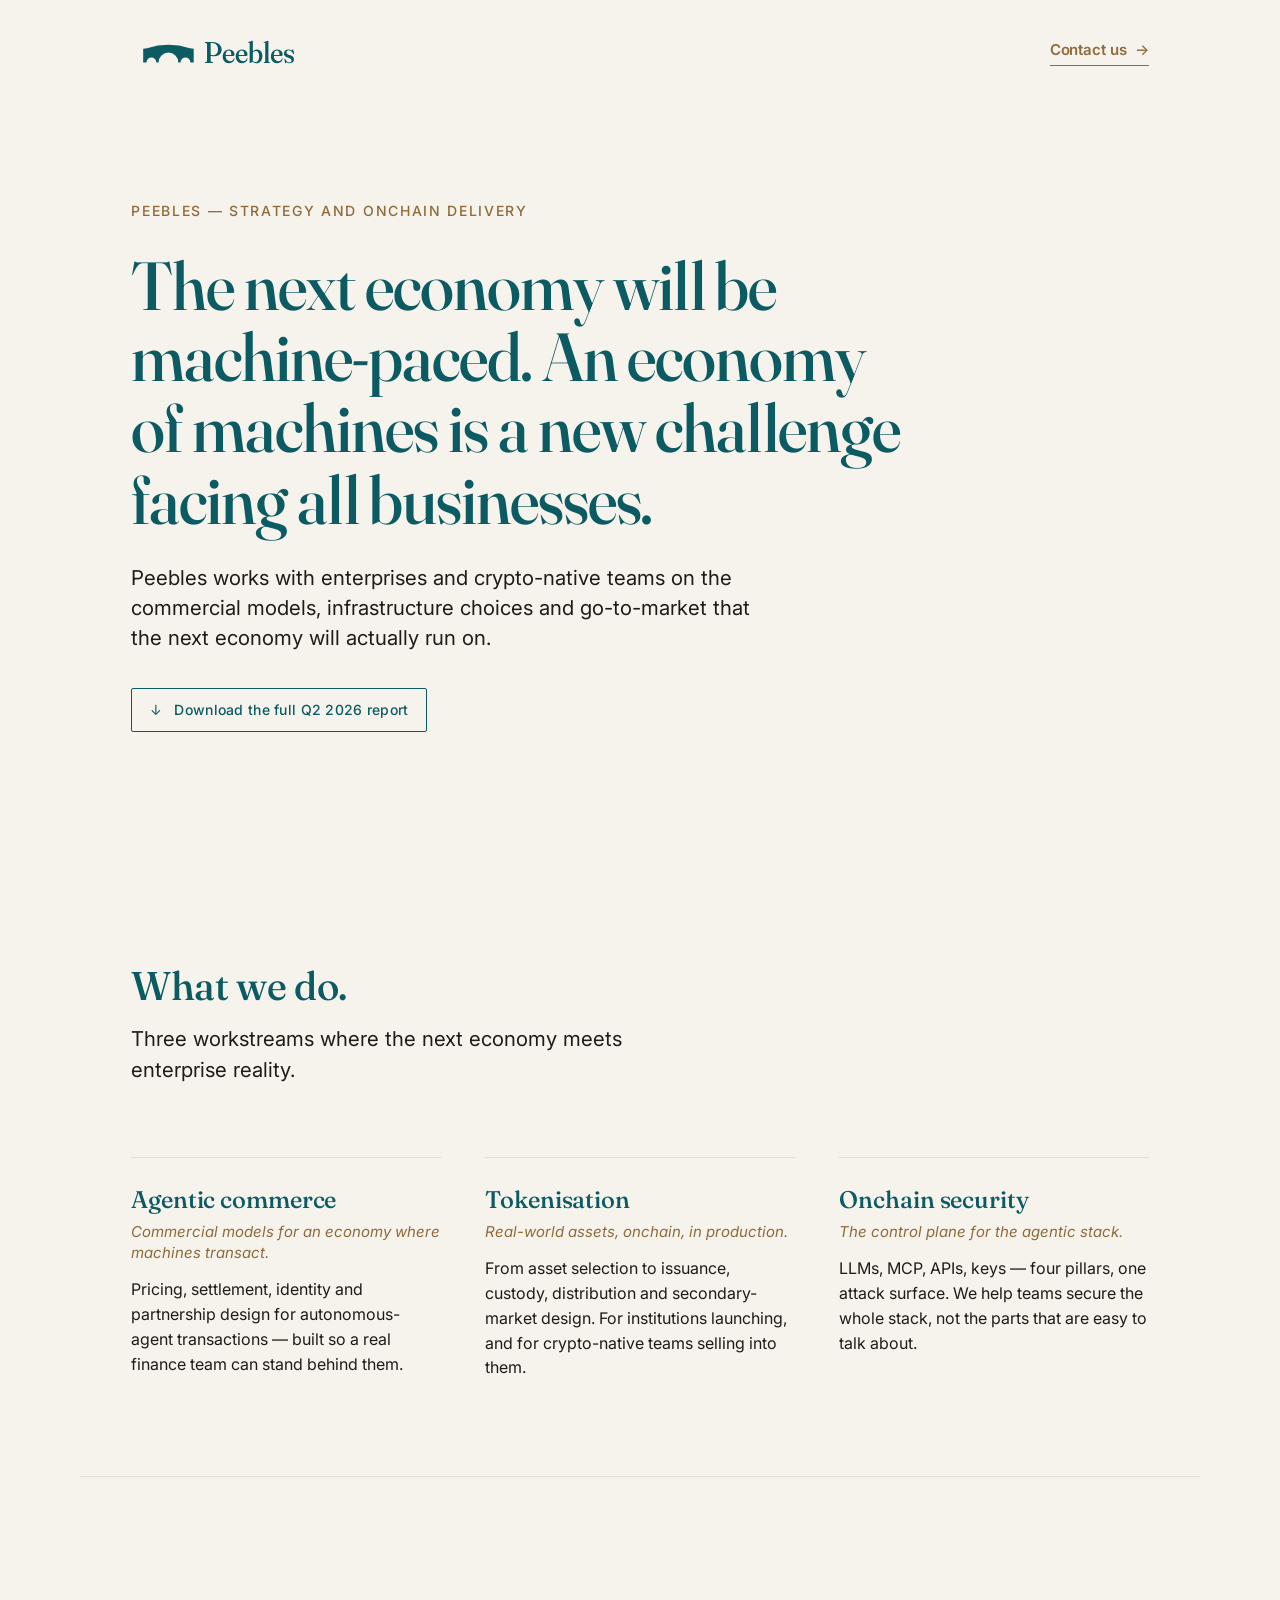
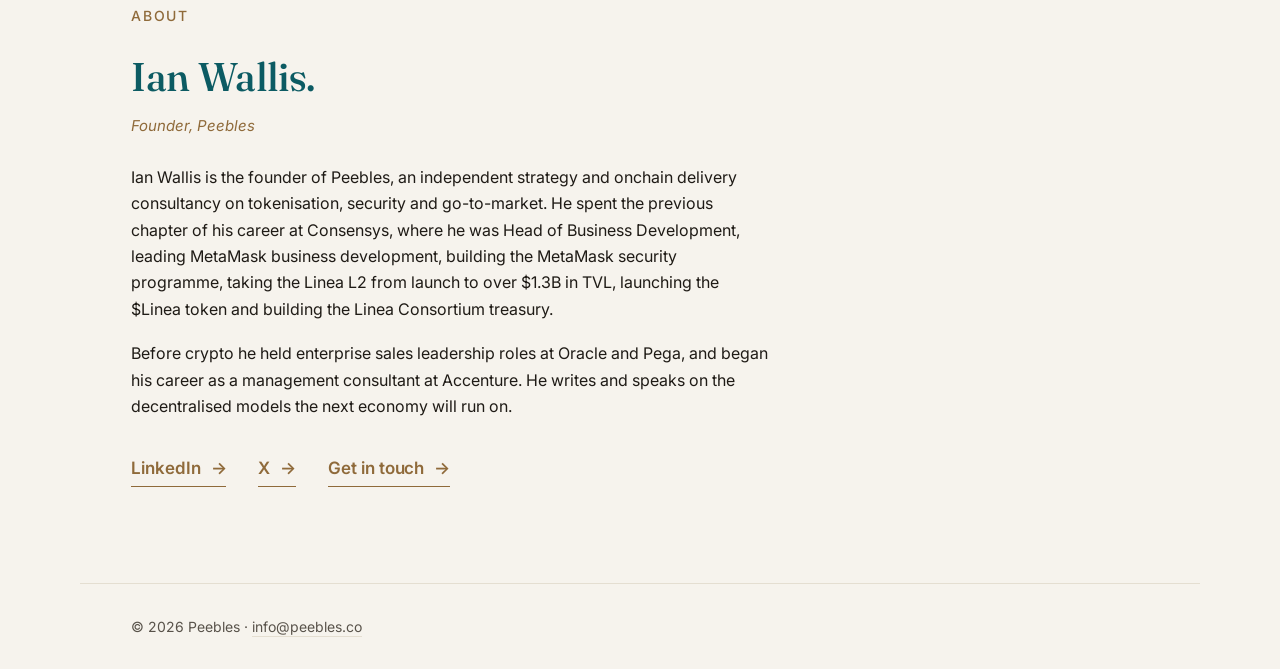
<file: index.html>
<!doctype html>
<html lang="en-GB">
<head>
  <meta charset="utf-8" />
  <meta name="viewport" content="width=device-width, initial-scale=1" />
  <title>Peebles — Strategy and onchain delivery</title>
  <meta name="description" content="Peebles works with enterprises and crypto-native teams on the commercial models, infrastructure choices and go-to-market the next economy will actually run on." />

  <!-- Fraunces (display) + Inter (body). Loaded from Google Fonts CDN. -->
  <link rel="preconnect" href="https://fonts.googleapis.com">
  <link rel="preconnect" href="https://fonts.gstatic.com" crossorigin>
  <link href="https://fonts.googleapis.com/css2?family=Fraunces:opsz,wght@9..144,400;9..144,500;9..144,600&family=Inter:wght@400;500;600&display=swap" rel="stylesheet">

  <link rel="stylesheet" href="styles.css" />

  <!-- Canonical & social -->
  <link rel="canonical" href="https://peebles.co/" />
  <meta property="og:type" content="website" />
  <meta property="og:site_name" content="Peebles" />
  <meta property="og:title" content="Peebles — Strategy and onchain delivery" />
  <meta property="og:description" content="Peebles works with enterprises and crypto-native teams on the commercial models, infrastructure choices and go-to-market the next economy will actually run on." />
  <meta property="og:url" content="https://peebles.co/" />
  <meta property="og:image" content="https://peebles.co/assets/lockup.svg" />
  <meta property="og:locale" content="en_GB" />
  <meta name="twitter:card" content="summary_large_image" />
  <meta name="twitter:site" content="@wallisi" />
  <meta name="twitter:creator" content="@wallisi" />
  <meta name="twitter:title" content="Peebles — Strategy and onchain delivery" />
  <meta name="twitter:description" content="Peebles works with enterprises and crypto-native teams on the commercial models, infrastructure choices and go-to-market the next economy will actually run on." />
  <meta name="twitter:image" content="https://peebles.co/assets/lockup.svg" />

  <!-- Structured data: Organization, Person, WebSite -->
  <script type="application/ld+json">
  {
    "@context": "https://schema.org",
    "@graph": [
      {
        "@type": "Organization",
        "@id": "https://peebles.co/#organization",
        "name": "Peebles",
        "alternateName": "Public Enterprise Ethereum Blockchain Launch and Expansion Services",
        "url": "https://peebles.co/",
        "logo": "https://peebles.co/assets/lockup.svg",
        "image": "https://peebles.co/assets/lockup.svg",
        "description": "Independent strategy and onchain delivery consultancy on tokenisation, security and go-to-market.",
        "founder": { "@id": "https://peebles.co/#ian-wallis" },
        "foundingDate": "2026",
        "email": "info@peebles.co",
        "address": {
          "@type": "PostalAddress",
          "addressCountry": "GB",
          "addressRegion": "Scotland"
        },
        "areaServed": "Worldwide",
        "knowsAbout": [
          "Tokenisation",
          "Onchain security",
          "Agentic commerce",
          "Stablecoins",
          "Go-to-market strategy",
          "Real-world assets",
          "DeFi",
          "Layer 2 scaling"
        ],
        "sameAs": [
          "https://www.linkedin.com/in/iwallis/",
          "https://x.com/wallisi"
        ]
      },
      {
        "@type": "Person",
        "@id": "https://peebles.co/#ian-wallis",
        "name": "Ian Wallis",
        "jobTitle": "Founder",
        "description": "Founder of Peebles, an independent strategy and onchain delivery consultancy on tokenisation, security and go-to-market. Previously Head of Business Development at Consensys, where he led MetaMask business development, built the MetaMask security programme, took Linea L2 from launch to over $1.3B in TVL, launched the $Linea token and built the Linea Consortium treasury. Earlier enterprise sales leadership roles at Oracle and Pega, beginning his career at Accenture.",
        "worksFor": { "@id": "https://peebles.co/#organization" },
        "alumniOf": [
          { "@type": "Organization", "name": "Consensys" },
          { "@type": "Organization", "name": "MetaMask" },
          { "@type": "Organization", "name": "Linea" },
          { "@type": "Organization", "name": "Oracle" },
          { "@type": "Organization", "name": "Pega" },
          { "@type": "Organization", "name": "Accenture" }
        ],
        "knowsAbout": [
          "Tokenisation",
          "Onchain security",
          "Stablecoins",
          "Agentic commerce",
          "Enterprise blockchain adoption",
          "Go-to-market strategy"
        ],
        "address": {
          "@type": "PostalAddress",
          "addressLocality": "Edinburgh",
          "addressCountry": "GB",
          "addressRegion": "Scotland"
        },
        "sameAs": [
          "https://www.linkedin.com/in/iwallis/",
          "https://x.com/wallisi"
        ]
      },
      {
        "@type": "WebSite",
        "@id": "https://peebles.co/#website",
        "url": "https://peebles.co/",
        "name": "Peebles",
        "publisher": { "@id": "https://peebles.co/#organization" },
        "inLanguage": "en-GB"
      }
    ]
  }
  </script>
</head>
<body>

  <!-- =============== TOP MARK =============== -->
  <header class="mast" aria-label="Peebles">
    <a href="index.html" class="mast__lockup" aria-label="Peebles — home">
      <img src="assets/lockup.svg" alt="Peebles" width="173" height="40" />
    </a>
    <a class="mast__cta" href="mailto:info@peebles.co?subject=Hello%20Peebles">
      Contact us
      <span class="cta__chev" aria-hidden="true">→</span>
    </a>
  </header>

  <!-- =============== HERO (Variant B) =============== -->
  <main>
    <section class="hero" aria-labelledby="hero-headline">
      <div class="hero__inner">
        <p class="eyebrow">Peebles — strategy and onchain delivery</p>

        <h1 id="hero-headline" class="headline">
          The next economy will be machine-paced.
          An economy of machines is a new challenge facing all businesses.
        </h1>

        <p class="supporting">
          Peebles works with enterprises and crypto-native teams on the
          commercial models, infrastructure choices and go-to-market that
          the next economy will actually run on.
        <p class="summary__downloads">
        <a class="summary__download" href="https://tally.so/r/ODg8zY">
        <span class="dl-icon" aria-hidden="true">↓</span>
          Download the full Q2 2026 report
        </a>
        </p>
      </div>
    </section>

    <!-- =============== SCROLL ONE — WHAT WE DO =============== -->
    <section class="services" aria-labelledby="services-title">
      <div class="services__intro">
        <h2 id="services-title" class="section-title">What we do.</h2>
        <p class="section-lede">
          Three workstreams where the next economy meets enterprise reality.
        </p>
      </div>

      <div class="services__grid">
        <article class="service">
          <h3 class="service__name">Agentic commerce</h3>
          <p class="service__promise">Commercial models for an economy where machines transact.</p>
          <p class="service__body">
            Pricing, settlement, identity and partnership design for
            autonomous-agent transactions — built so a real finance team
            can stand behind them.
          </p>
        </article>

        <article class="service">
          <h3 class="service__name">Tokenisation</h3>
          <p class="service__promise">Real-world assets, onchain, in production.</p>
          <p class="service__body">
            From asset selection to issuance, custody, distribution and
            secondary-market design. For institutions launching, and for
            crypto-native teams selling into them.
          </p>
        </article>

        <article class="service">
          <h3 class="service__name">Onchain security</h3>
          <p class="service__promise">The control plane for the agentic stack.</p>
          <p class="service__body">
            LLMs, MCP, APIs, keys — four pillars, one attack surface.
            We help teams secure the whole stack, not the parts that are
            easy to talk about.
          </p>
        </article>
      </div>
    </section>

    <!-- =============== ABOUT IAN WALLIS =============== -->
    <section class="about" aria-labelledby="about-title" id="about">
      <div class="about__inner">
        <p class="eyebrow">About</p>
        <h2 id="about-title" class="section-title">Ian Wallis.</h2>
        <p class="about__role">Founder, Peebles</p>

        <div class="about__bio">
          <p>
            Ian Wallis is the founder of Peebles, an independent strategy
            and onchain delivery consultancy on tokenisation, security and
            go-to-market. He spent the previous chapter of his career at
            Consensys, where he was Head of Business Development, leading
            MetaMask business development, building the MetaMask security
            programme, taking the Linea L2 from launch to over $1.3B in TVL,
            launching the $Linea token and building the Linea Consortium
            treasury.
          </p>
          <p>
            Before crypto he held enterprise sales leadership roles at
            Oracle and Pega, and began his career as a management consultant
            at Accenture. He writes and speaks on the decentralised models
            the next economy will run on.
          </p>
        </div>

        <ul class="about__links" aria-label="Ian Wallis on social platforms">
          <li>
            <a class="cta" href="https://www.linkedin.com/in/iwallis/" rel="noopener me" target="_blank">
              LinkedIn
              <span class="cta__chev" aria-hidden="true">→</span>
            </a>
          </li>
          <li>
            <a class="cta" href="https://x.com/wallisi" rel="noopener me" target="_blank">
              X
              <span class="cta__chev" aria-hidden="true">→</span>
            </a>
          </li>
          <li>
            <a class="cta" href="mailto:info@peebles.co?subject=Working%20with%20Peebles">
              Get in touch
              <span class="cta__chev" aria-hidden="true">→</span>
            </a>
          </li>
        </ul>
      </div>
    </section>
  </main>

  <footer class="foot">
    <p>© 2026 Peebles · <a href="mailto:info@peebles.co">info@peebles.co</a></p>
  </footer>

</body>
</html>
</file>
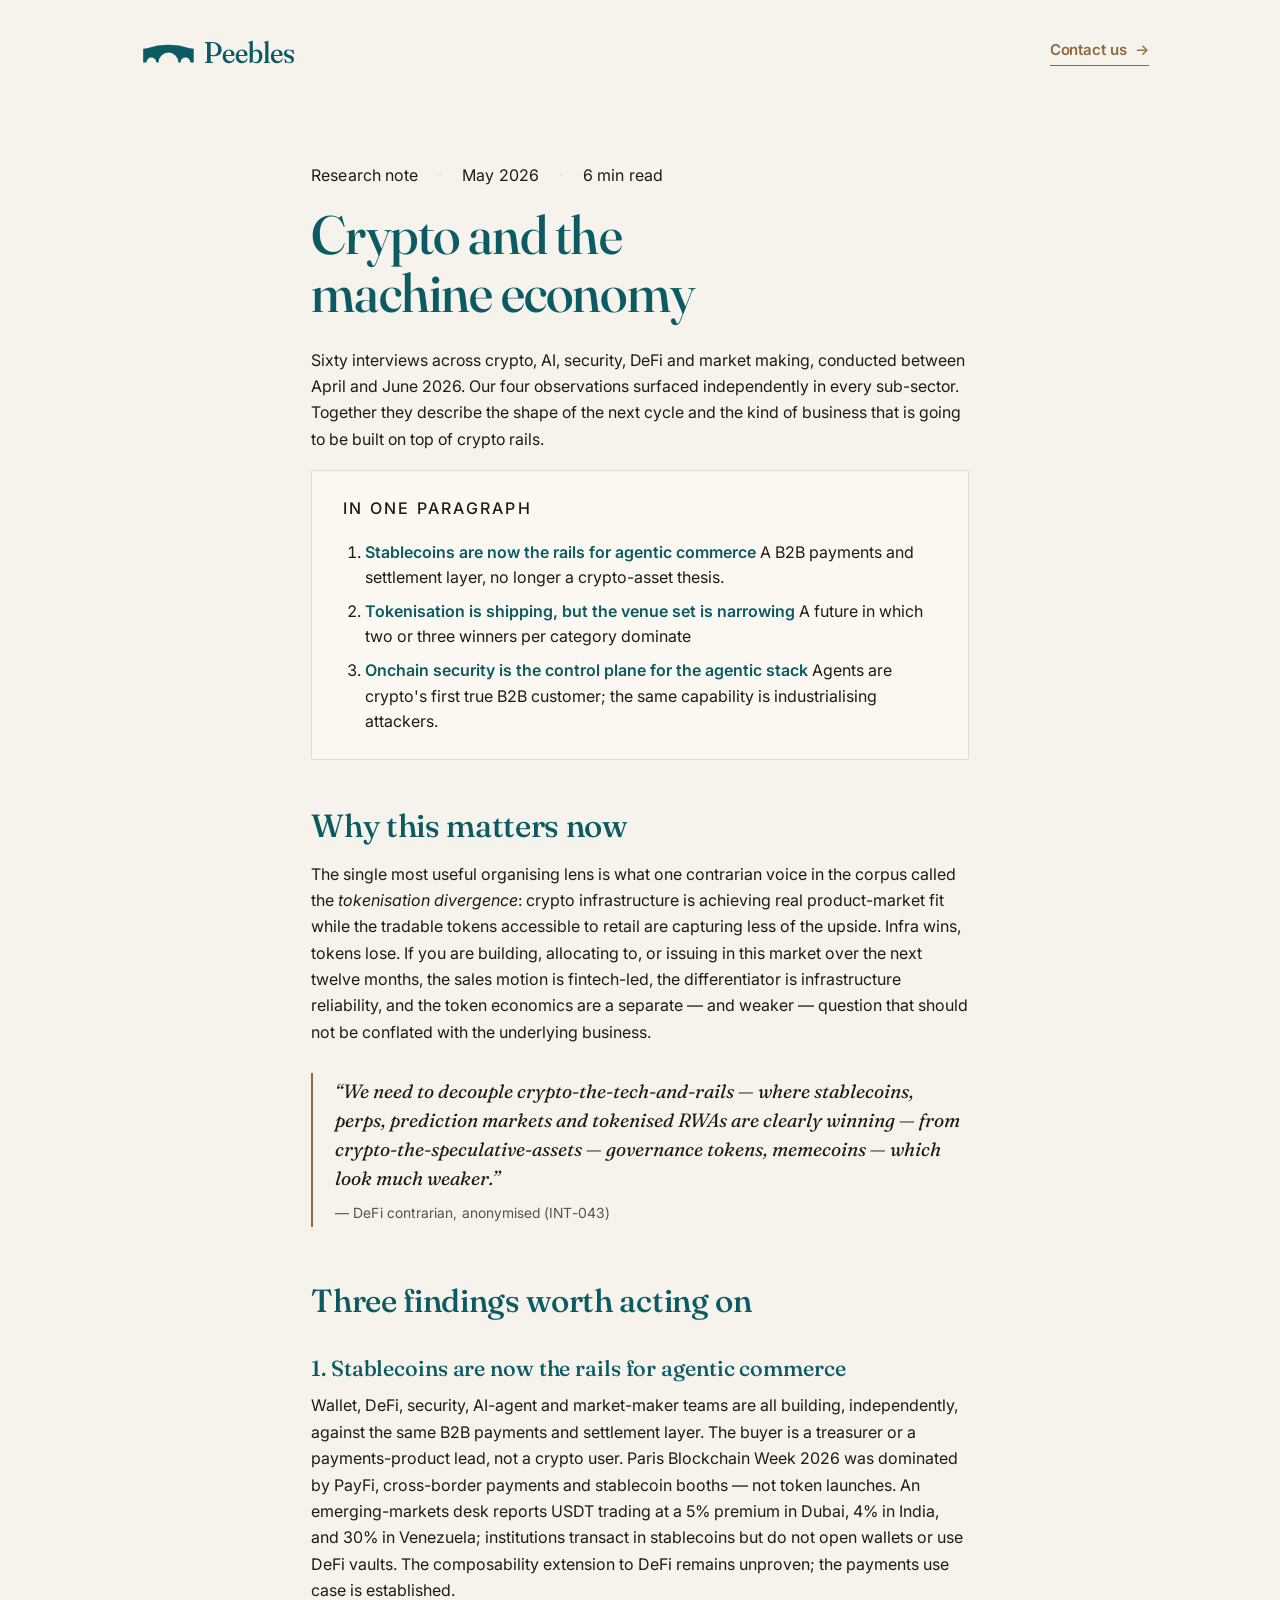
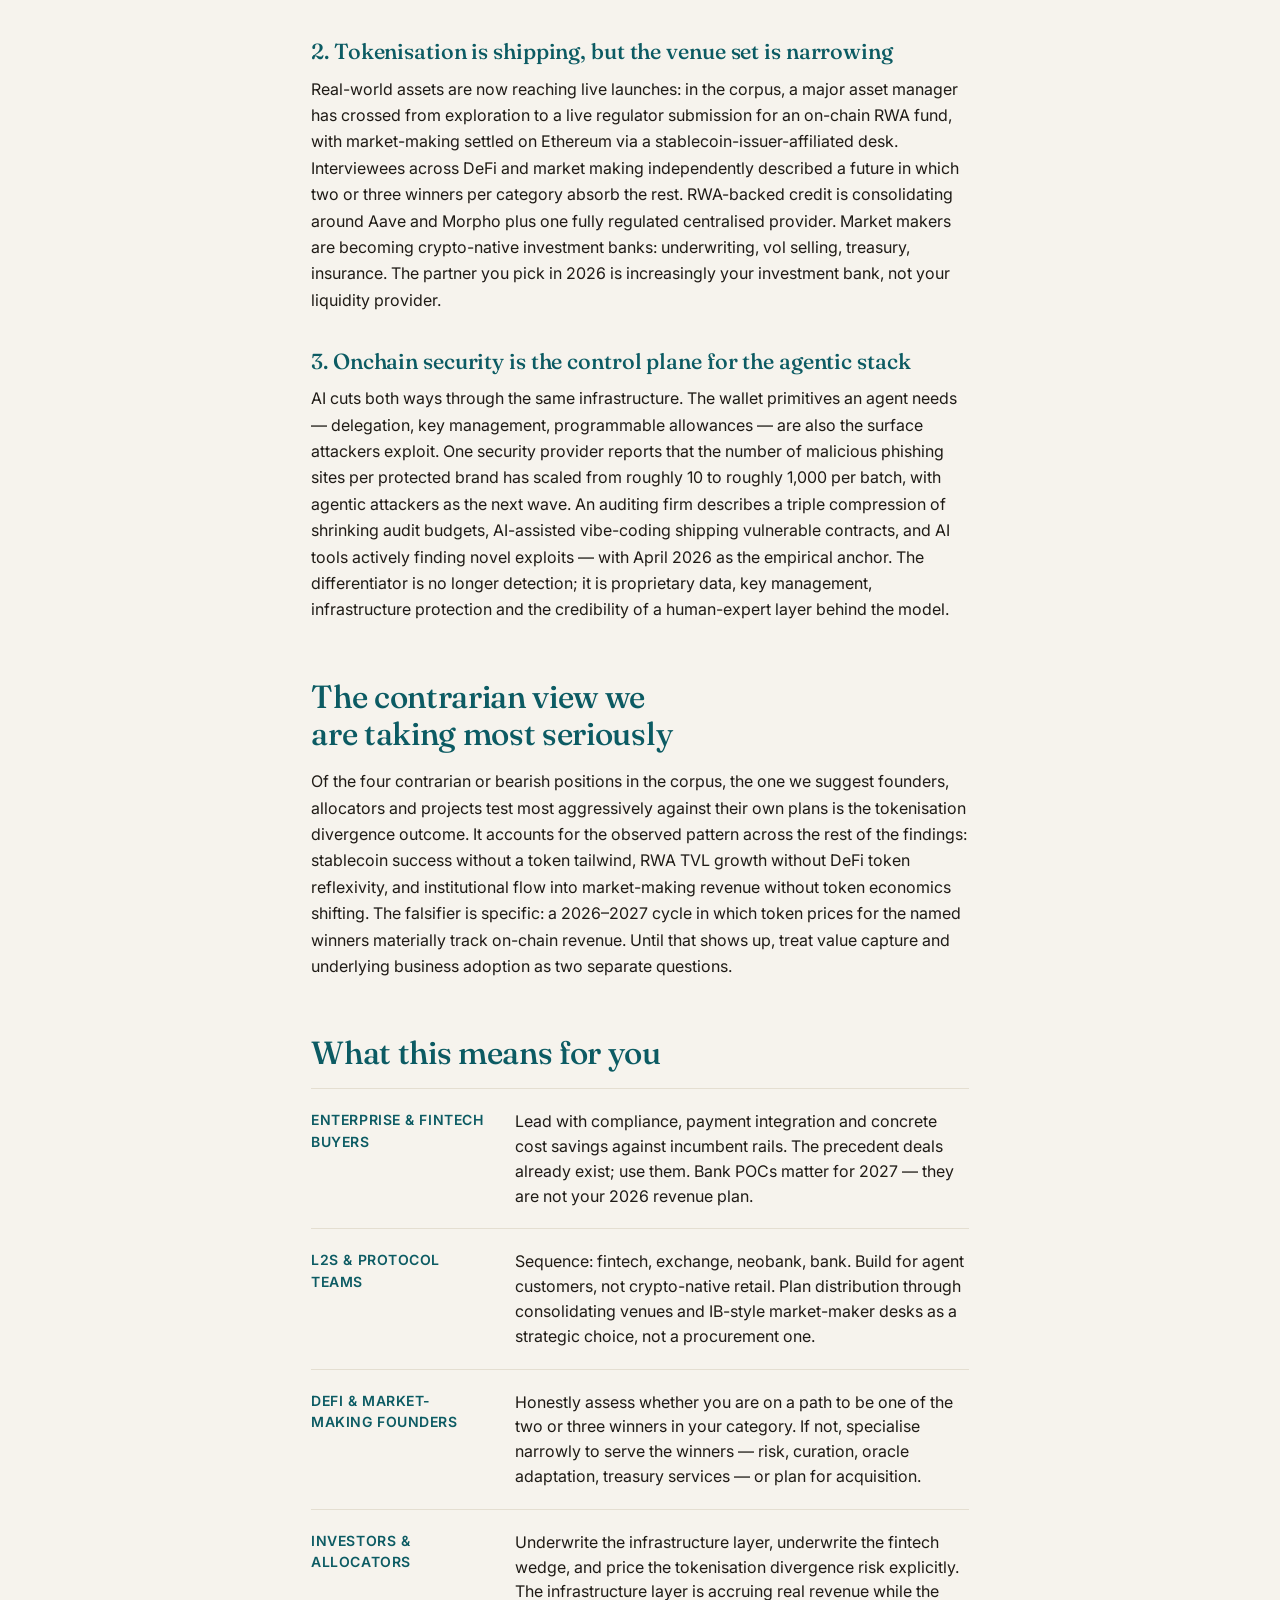
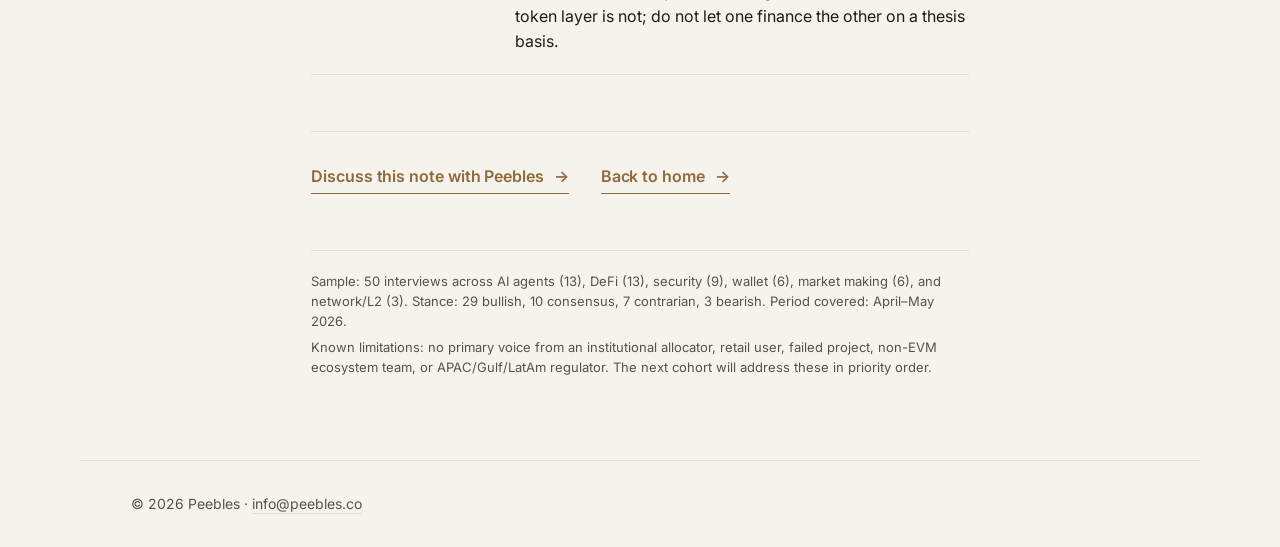
<file: research-note.html>
<!doctype html>
<html lang="en-GB">
<head>
  <meta charset="utf-8" />
  <meta name="viewport" content="width=device-width, initial-scale=1" />
  <title>Crypto and the machine economy — Peebles research note</title>
  <meta name="description" content="A summary of Peebles' Q2 2026 research across 50 interviews in crypto, AI, security, DeFi and market making. Stablecoins are the rails, fintechs are the wedge, AI is the forcing function, and the surviving venues will be a small institutional set." />

  <!-- Fraunces (display) + Inter (body). Loaded from Google Fonts CDN. -->
  <link rel="preconnect" href="https://fonts.googleapis.com">
  <link rel="preconnect" href="https://fonts.gstatic.com" crossorigin>
  <link href="https://fonts.googleapis.com/css2?family=Fraunces:opsz,wght@9..144,400;9..144,500;9..144,600&family=Inter:wght@400;500;600&display=swap" rel="stylesheet">

  <link rel="stylesheet" href="styles.css" />

  <!-- Canonical & social -->
  <link rel="canonical" href="https://peebles.co/research-note.html" />
  <meta property="og:type" content="article" />
  <meta property="og:site_name" content="Peebles" />
  <meta property="og:title" content="Crypto and the machine economy — Peebles research note" />
  <meta property="og:description" content="A summary of Peebles' Q2 2026 research across 50 interviews in crypto, AI, security, DeFi and market making. Stablecoins as the rails, tokenisation shipping, security as the control plane for the agentic stack." />
  <meta property="og:url" content="https://peebles.co/research-note.html" />
  <meta property="og:image" content="https://peebles.co/assets/lockup.svg" />
  <meta property="og:locale" content="en_GB" />
  <meta property="article:author" content="https://www.linkedin.com/in/iwallis/" />
  <meta property="article:published_time" content="2026-05-20" />
  <meta property="article:section" content="Research" />
  <meta name="twitter:card" content="summary_large_image" />
  <meta name="twitter:site" content="@wallisi" />
  <meta name="twitter:creator" content="@wallisi" />
  <meta name="twitter:title" content="Crypto and the machine economy — Peebles research note" />
  <meta name="twitter:description" content="A summary of Peebles' Q2 2026 research across 50 interviews in crypto, AI, security, DeFi and market making." />
  <meta name="twitter:image" content="https://peebles.co/assets/lockup.svg" />

  <!-- Structured data: Article -->
  <script type="application/ld+json">
  {
    "@context": "https://schema.org",
    "@type": "Article",
    "@id": "https://peebles.co/research-note.html#article",
    "headline": "Crypto and the machine economy",
    "description": "A summary of Peebles' Q2 2026 research across 60 interviews in crypto, AI, security, DeFi and market making. Stablecoins as the rails, tokenisation shipping, security as the control plane for the agentic stack.",
    "url": "https://peebles.co/research-note.html",
    "datePublished": "2026-05-20",
    "dateModified": "2026-05-26",
    "inLanguage": "en-GB",
    "image": "https://peebles.co/assets/lockup.svg",
    "author": {
      "@type": "Person",
      "@id": "https://peebles.co/#ian-wallis",
      "name": "Ian Wallis",
      "url": "https://peebles.co/#about",
      "sameAs": [
        "https://www.linkedin.com/in/iwallis/",
        "https://x.com/wallisi"
      ]
    },
    "publisher": {
      "@type": "Organization",
      "@id": "https://peebles.co/#organization",
      "name": "Peebles",
      "logo": {
        "@type": "ImageObject",
        "url": "https://peebles.co/assets/lockup.svg"
      }
    },
    "isPartOf": { "@id": "https://peebles.co/#website" },
    "about": [
      "Stablecoins",
      "Tokenisation",
      "Agentic commerce",
      "Onchain security",
      "DeFi",
      "Market making"
    ],
    "keywords": "stablecoins, tokenisation, onchain security, agentic commerce, DeFi, market making, machine economy",
    "wordCount": 1000
  }
  </script>
</head>
<body>

  <!-- =============== TOP MARK =============== -->
  <header class="mast" aria-label="Peebles">
    <a href="index.html" class="mast__lockup" aria-label="Peebles — home">
      <img src="assets/lockup.svg" alt="Peebles" width="173" height="40" />
    </a>
    <a class="mast__cta" href="mailto:info@peebles.co?subject=Hello%20Peebles">
      Contact us
      <span class="cta__chev" aria-hidden="true">→</span>
    </a>
  </header>

  <main>
    <article class="note">

      <p class="note__meta">
        <span>Research note</span>
        <span>May 2026</span>
        <span>6 min read</span>
      </p>

      <h1 class="note__title">
        Crypto and the machine economy
      </h1>

      <p class="note__lede">
        Sixty interviews across crypto, AI, security, DeFi and market making, conducted between April and June 2026.
        Our four observations surfaced independently in every sub-sector. Together they describe the shape of the next
        cycle and the kind of business that is going to be built on top of crypto rails.
      </p>

      <aside class="tldr" aria-label="Summary">
        <p class="tldr__label">In one paragraph</p>
        <ol>
          <li><strong>Stablecoins are now the rails for agentic commerce</strong> A B2B payments and settlement layer, no longer a crypto-asset thesis.</li>
          <li><strong>Tokenisation is shipping, but the venue set is narrowing</strong> A future in which two or three winners per category dominate</li>
          <li><strong>Onchain security is the control plane for the agentic stack</strong> Agents are crypto's first true B2B customer; the same capability is industrialising attackers.</li>
        </ol>
      </aside>

      <h2 class="note__h2">Why this matters now</h2>
      <p>
        The single most useful organising lens is what one contrarian voice in the corpus called the
        <em>tokenisation divergence</em>: crypto infrastructure is achieving real product-market fit
        while the tradable tokens accessible to retail are capturing less of the upside. Infra wins,
        tokens lose. If you are building, allocating to, or issuing in this market over the next twelve
        months, the sales motion is fintech-led, the differentiator is infrastructure reliability,
        and the token economics are a separate — and weaker — question that should not be conflated
        with the underlying business.
      </p>

      <blockquote>
        “We need to decouple crypto-the-tech-and-rails — where stablecoins, perps, prediction markets
        and tokenised RWAs are clearly winning — from crypto-the-speculative-assets — governance tokens,
        memecoins — which look much weaker.”
        <cite>— DeFi contrarian, anonymised (INT-043)</cite>
      </blockquote>

      <h2 class="note__h2">Three findings worth acting on</h2>

      <h3 class="note__h3">1. Stablecoins are now the rails for agentic commerce</h3>
      <p>
        Wallet, DeFi, security, AI-agent and market-maker teams are all building, independently, against
        the same B2B payments and settlement layer. The buyer is a treasurer or a payments-product lead,
        not a crypto user. Paris Blockchain Week 2026 was dominated by PayFi, cross-border payments and
        stablecoin booths — not token launches. An emerging-markets desk reports USDT trading at a 5%
        premium in Dubai, 4% in India, and 30% in Venezuela; institutions transact in stablecoins but
        do not open wallets or use DeFi vaults. The composability extension to DeFi remains unproven;
        the payments use case is established.
      </p>

      <h3 class="note__h3">2. Tokenisation is shipping, but the venue set is narrowing</h3>
      <p>
        Real-world assets are now reaching live launches: in the corpus, a major asset manager has
        crossed from exploration to a live regulator submission for an on-chain RWA fund, with
        market-making settled on Ethereum via a stablecoin-issuer-affiliated desk. Interviewees
        across DeFi and market making independently described a future in which two or three winners
        per category absorb the rest. RWA-backed credit is consolidating around Aave and Morpho plus
        one fully regulated centralised provider. Market makers are becoming crypto-native investment
        banks: underwriting, vol selling, treasury, insurance. The partner you pick in 2026 is
        increasingly your investment bank, not your liquidity provider.
      </p>

      <h3 class="note__h3">3. Onchain security is the control plane for the agentic stack</h3>
      <p>
        AI cuts both ways through the same infrastructure. The wallet primitives an agent needs —
        delegation, key management, programmable allowances — are also the surface attackers exploit.
        One security provider reports that the number of malicious phishing sites per protected
        brand has scaled from roughly 10 to roughly 1,000 per batch, with agentic attackers as the
        next wave. An auditing firm describes a triple compression of shrinking audit budgets,
        AI-assisted vibe-coding shipping vulnerable contracts, and AI tools actively finding novel
        exploits — with April 2026 as the empirical anchor. The differentiator is no longer detection;
        it is proprietary data, key management, infrastructure protection and the credibility of a
        human-expert layer behind the model.
      </p>

      <h2 class="note__h2">The contrarian view we are taking most seriously</h2>
      <p>
        Of the four contrarian or bearish positions in the corpus, the one we suggest founders,
        allocators and projects test most aggressively against their own plans is the tokenisation
        divergence outcome. It accounts for the observed pattern across the rest of the findings:
        stablecoin success without a token tailwind, RWA TVL growth without DeFi token reflexivity,
        and institutional flow into market-making revenue without token economics shifting.
        The falsifier is specific: a 2026–2027 cycle in which token prices for the named winners
        materially track on-chain revenue. Until that shows up, treat value capture and underlying
        business adoption as two separate questions.
      </p>

      <h2 class="note__h2">What this means for you</h2>
      <ul class="icp-list">
        <li>
          <span class="icp-who">Enterprise &amp; fintech buyers</span>
          <span class="icp-what">
            Lead with compliance, payment integration and concrete cost savings against incumbent rails.
            The precedent deals already exist; use them. Bank POCs matter for 2027 — they are not your
            2026 revenue plan.
          </span>
        </li>
        <li>
          <span class="icp-who">L2s &amp; protocol teams</span>
          <span class="icp-what">
            Sequence: fintech, exchange, neobank, bank. Build for agent customers, not crypto-native
            retail. Plan distribution through consolidating venues and IB-style market-maker desks
            as a strategic choice, not a procurement one.
          </span>
        </li>
        <li>
          <span class="icp-who">DeFi &amp; market-making founders</span>
          <span class="icp-what">
            Honestly assess whether you are on a path to be one of the two or three winners in your
            category. If not, specialise narrowly to serve the winners — risk, curation, oracle
            adaptation, treasury services — or plan for acquisition.
          </span>
        </li>
        <li>
          <span class="icp-who">Investors &amp; allocators</span>
          <span class="icp-what">
            Underwrite the infrastructure layer, underwrite the fintech wedge, and price the
            tokenisation divergence risk explicitly. The infrastructure layer is accruing real
            revenue while the token layer is not; do not let one finance the other on a thesis basis.
          </span>
        </li>
      </ul>

      <div class="note__cta">
        <a class="cta" href="mailto:info@peebles.co?subject=Machine%20economy%20note">
          Discuss this note with Peebles
          <span class="cta__chev" aria-hidden="true">→</span>
        </a>
        <a class="cta" href="index.html">
          Back to home
          <span class="cta__chev" aria-hidden="true">→</span>
        </a>
      </div>

      <div class="note__footnote">
        <p>
          Sample: 50 interviews across AI agents (13), DeFi (13), security (9), wallet (6),
          market making (6), and network/L2 (3). Stance: 29 bullish, 10 consensus, 7 contrarian,
          3 bearish. Period covered: April–May 2026.
        </p>
        <p>
          Known limitations: no primary voice from an institutional allocator, retail user,
          failed project, non-EVM ecosystem team, or APAC/Gulf/LatAm regulator. The next cohort
          will address these in priority order.
        </p>
      </div>

    </article>
  </main>

  <footer class="foot">
    <p>© 2026 Peebles · <a href="mailto:info@peebles.co">info@peebles.co</a></p>
  </footer>

</body>
</html>
</file>
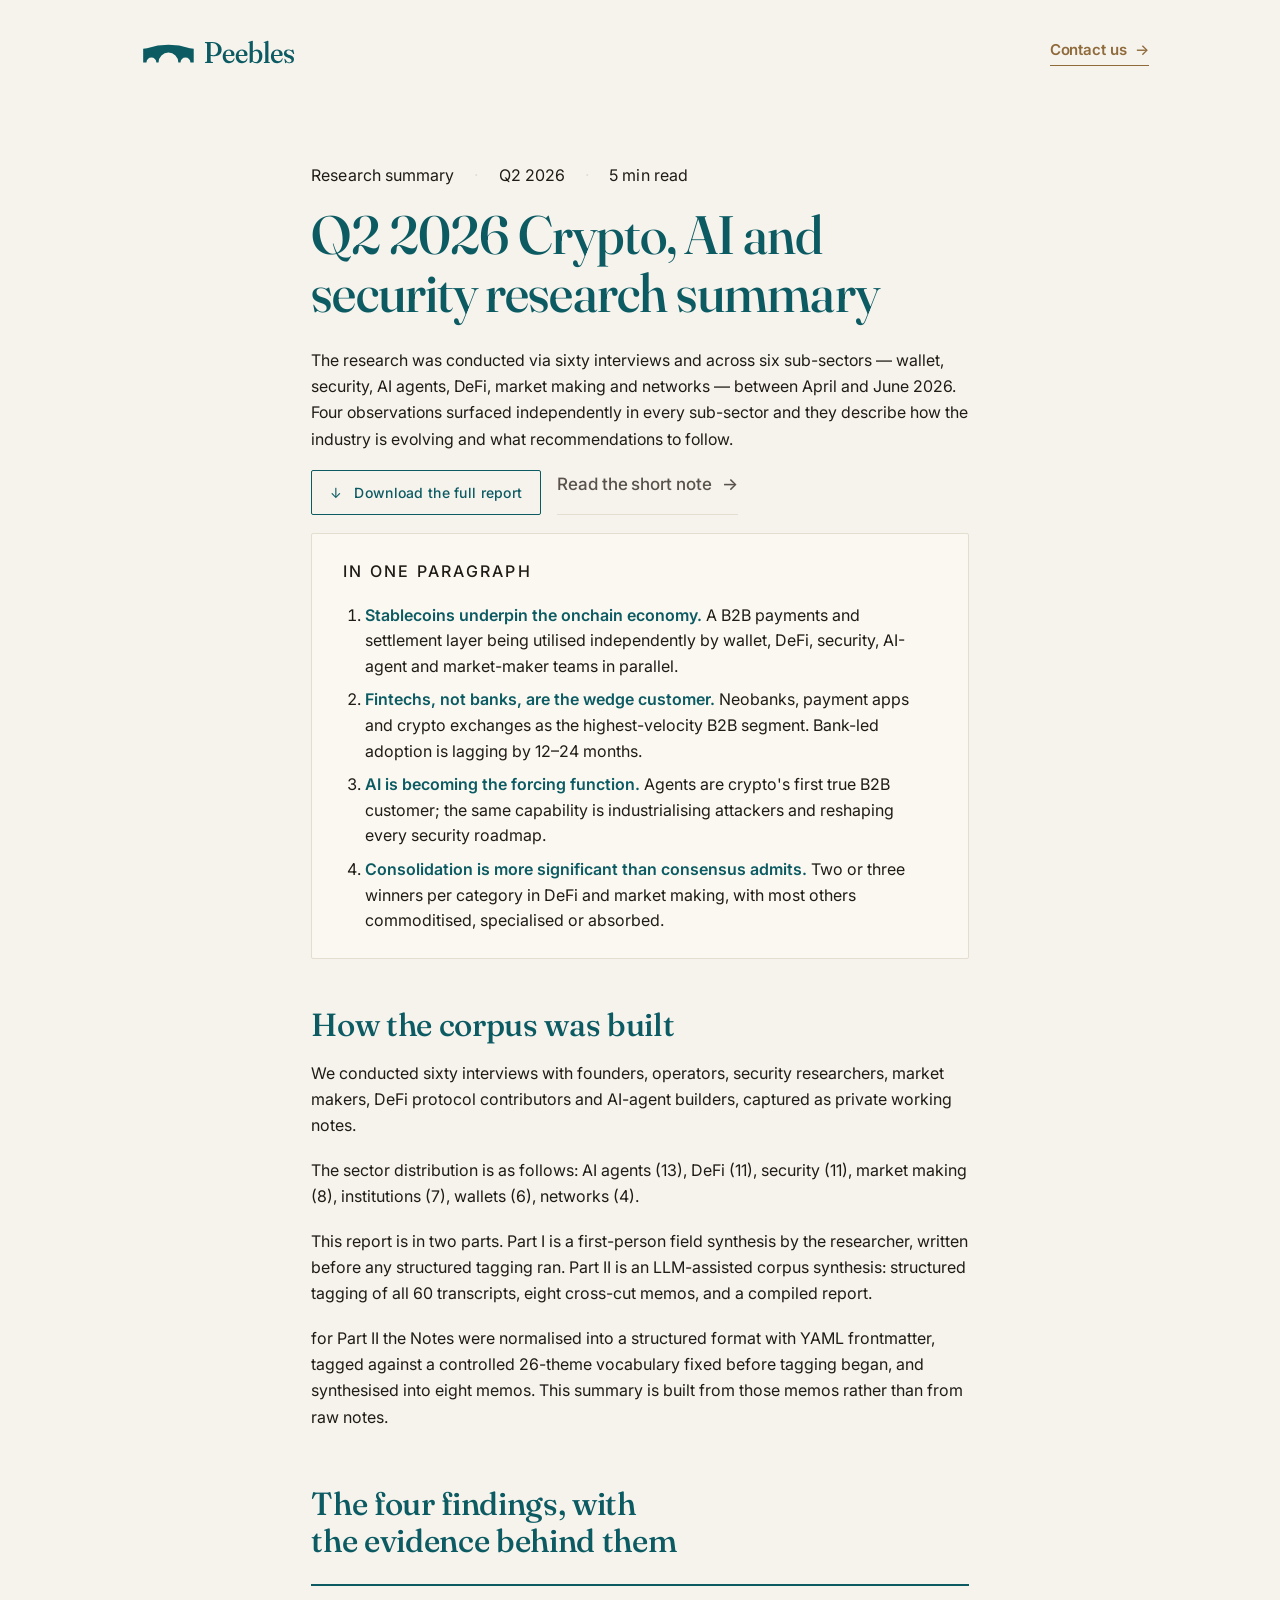
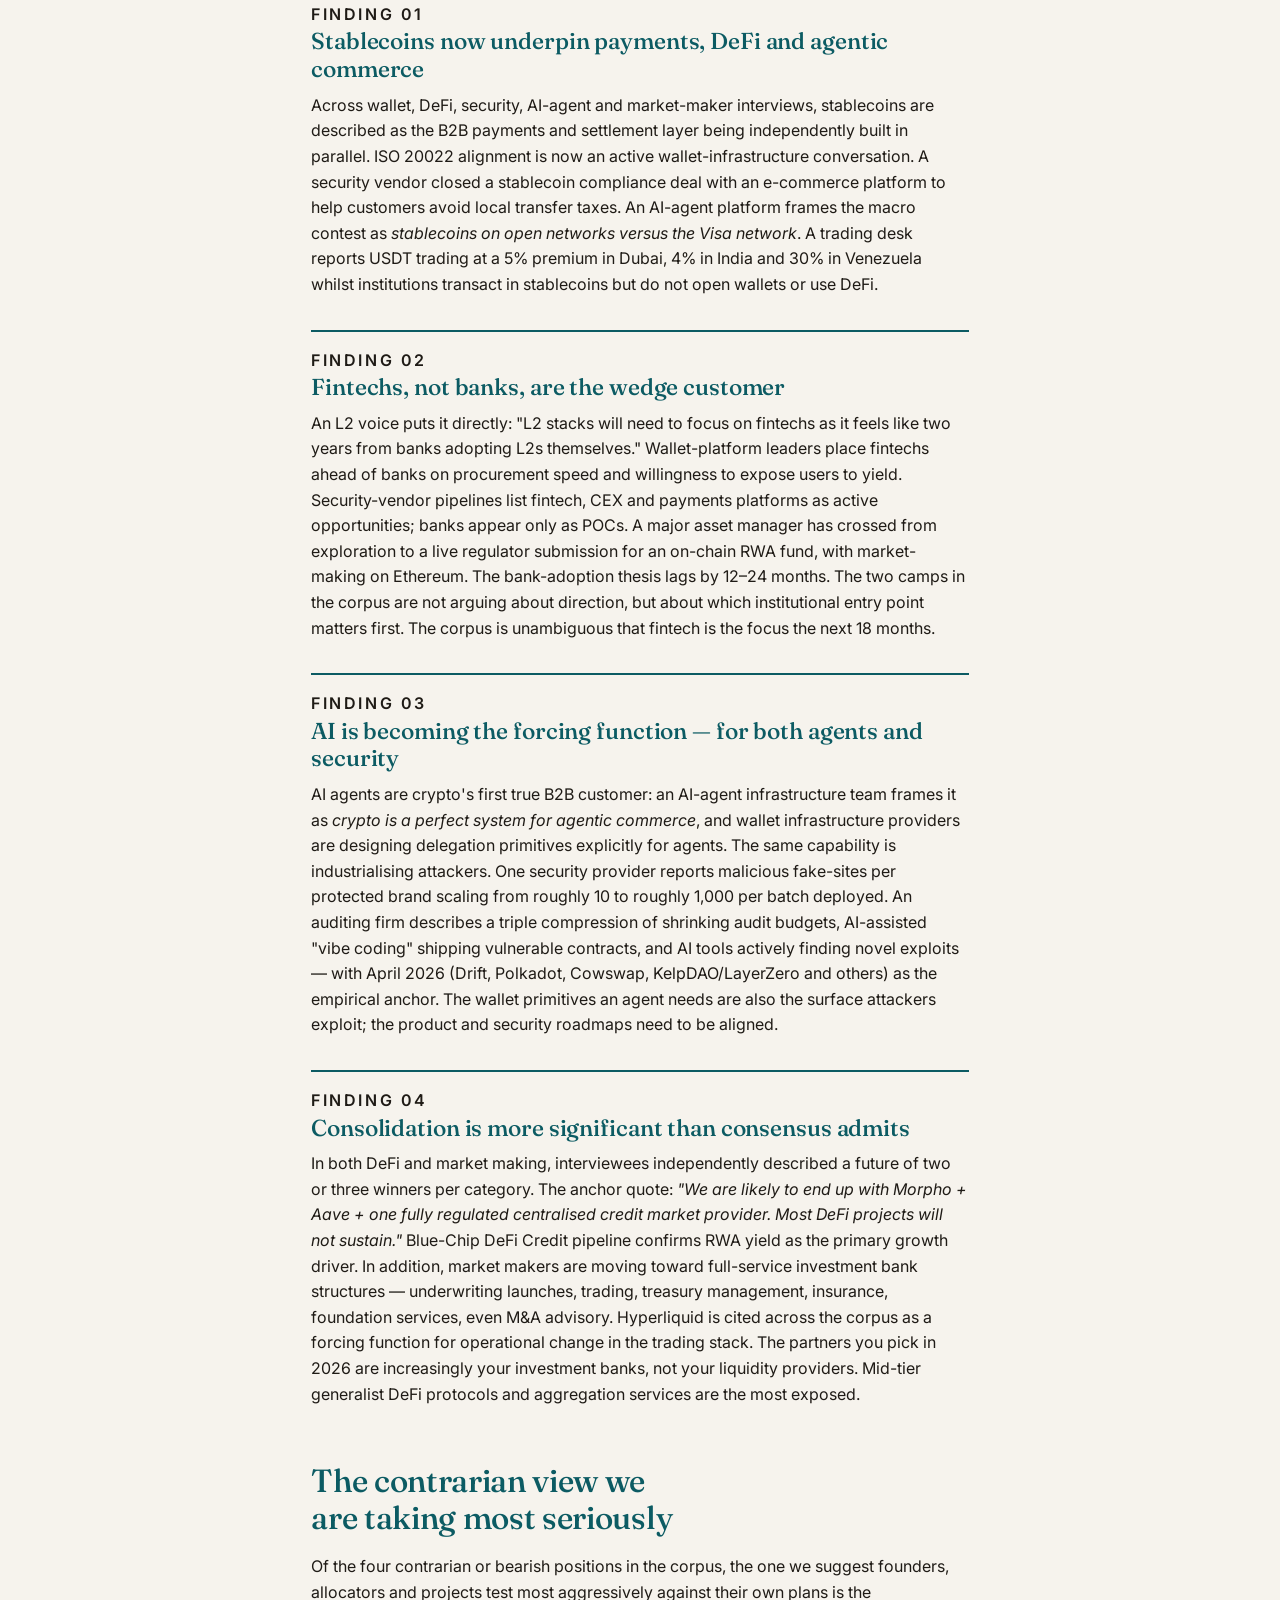
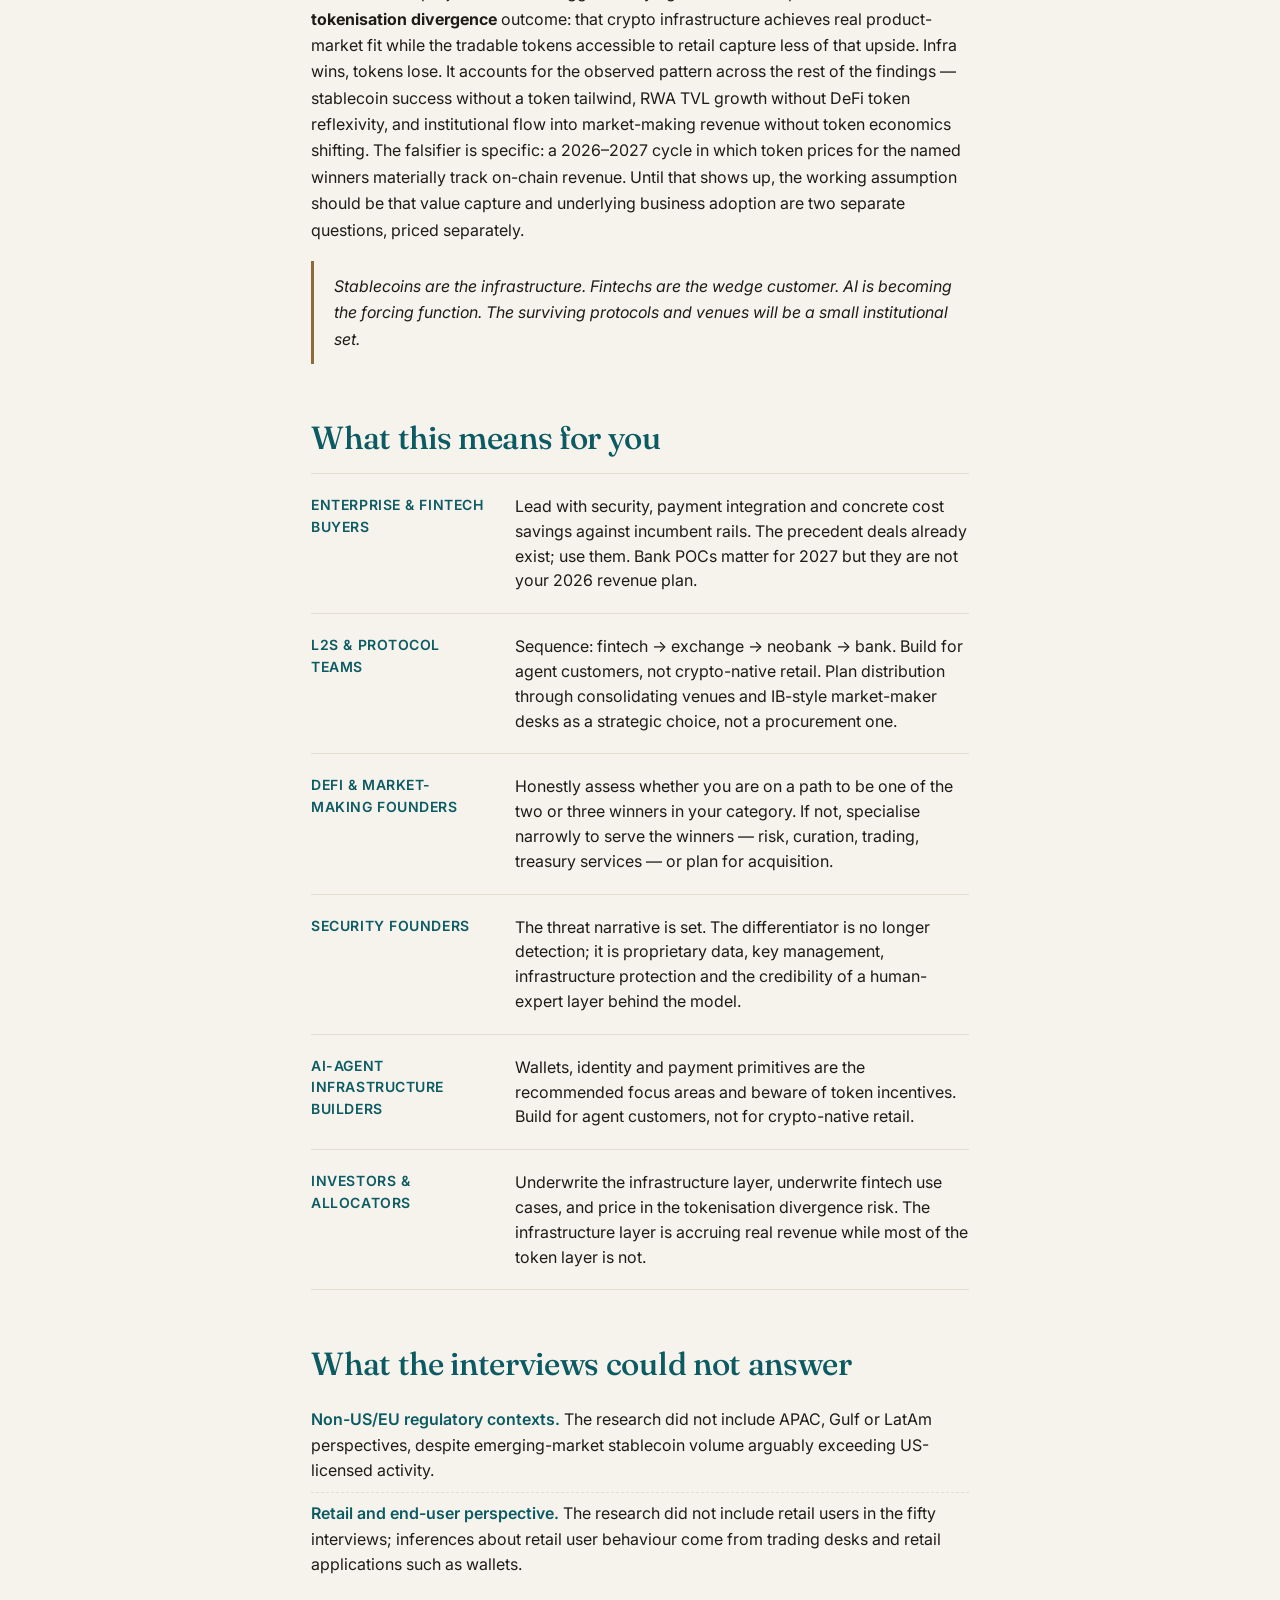
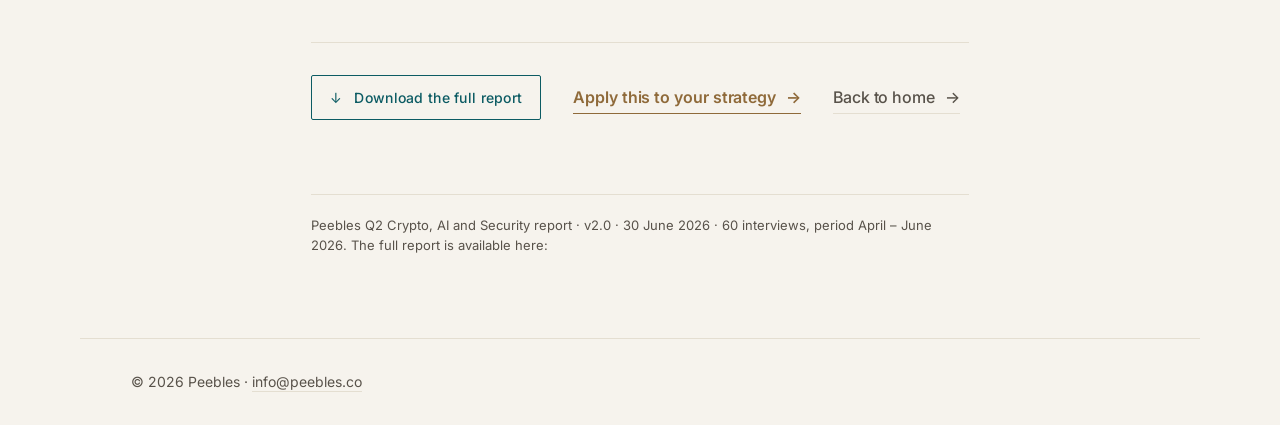
<file: research-summary.html>
<!doctype html>
<html lang="en-GB">
<head>
  <meta charset="utf-8" />
  <meta name="viewport" content="width=device-width, initial-scale=1" />
  <title>Q2 2026 Crypto, AI and security research summary — Peebles</title>
  <meta name="description" content="A summary of Peebles' Q2 2026 research across 50 interviews in crypto, AI, security, DeFi and market making. Stablecoins, fintechs, AI and consolidation as the four forces shaping the next cycle." />

  <link rel="preconnect" href="https://fonts.googleapis.com">
  <link rel="preconnect" href="https://fonts.gstatic.com" crossorigin>
  <link href="https://fonts.googleapis.com/css2?family=Fraunces:opsz,wght@9..144,400;9..144,500;9..144,600&family=Inter:wght@400;500;600&display=swap" rel="stylesheet">

  <link rel="stylesheet" href="styles.css" />

  <!-- Canonical & social -->
  <link rel="canonical" href="https://peebles.co/research-summary.html" />
  <meta property="og:type" content="article" />
  <meta property="og:site_name" content="Peebles" />
  <meta property="og:title" content="Q2 2026 Crypto, AI and security research summary — Peebles" />
  <meta property="og:description" content="A two-page summary of Peebles' Q2 2026 research across 50 interviews in crypto, AI, security, DeFi and market making." />
  <meta property="og:url" content="https://peebles.co/research-summary.html" />
  <meta property="og:image" content="https://peebles.co/assets/lockup.svg" />
  <meta property="og:locale" content="en_GB" />
  <meta property="article:author" content="https://www.linkedin.com/in/iwallis/" />
  <meta property="article:published_time" content="2026-05-20" />
  <meta property="article:section" content="Research" />
  <meta name="twitter:card" content="summary_large_image" />
  <meta name="twitter:site" content="@wallisi" />
  <meta name="twitter:creator" content="@wallisi" />
  <meta name="twitter:title" content="Q2 2026 Crypto, AI and security research summary — Peebles" />
  <meta name="twitter:description" content="A two-page summary of Peebles' Q2 2026 research across 50 interviews in crypto, AI, security, DeFi and market making." />
  <meta name="twitter:image" content="https://peebles.co/assets/lockup.svg" />

  <!-- Structured data: Report (Article) -->
  <script type="application/ld+json">
  {
    "@context": "https://schema.org",
    "@type": "Report",
    "@id": "https://peebles.co/research-summary.html#report",
    "headline": "Q2 2026 Crypto, AI and security research summary",
    "description": "A two-page summary of Peebles' Q2 2026 research across 50 interviews in crypto, AI, security, DeFi and market making.",
    "url": "https://peebles.co/research-summary.html",
    "datePublished": "2026-05-20",
    "dateModified": "2026-05-26",
    "inLanguage": "en-GB",
    "image": "https://peebles.co/assets/lockup.svg",
    "author": {
      "@type": "Person",
      "@id": "https://peebles.co/#ian-wallis",
      "name": "Ian Wallis",
      "url": "https://peebles.co/#about",
      "sameAs": [
        "https://www.linkedin.com/in/iwallis/",
        "https://x.com/wallisi"
      ]
    },
    "publisher": {
      "@type": "Organization",
      "@id": "https://peebles.co/#organization",
      "name": "Peebles",
      "logo": {
        "@type": "ImageObject",
        "url": "https://peebles.co/assets/lockup.svg"
      }
    },
    "isPartOf": { "@id": "https://peebles.co/#website" },
    "reportNumber": "Peebles Q2 2026",
    "about": [
      "Stablecoins",
      "Tokenisation",
      "Real-world assets",
      "Onchain security",
      "Agentic commerce",
      "DeFi",
      "Market making"
    ],
    "keywords": "stablecoins, tokenisation, real-world assets, onchain security, agentic commerce, DeFi, market making, AI agents"
  }
  </script>
</head>
<body>

  <header class="mast" aria-label="Peebles">
    <a href="index.html" class="mast__lockup" aria-label="Peebles — home">
      <img src="assets/lockup.svg" alt="Peebles" width="173" height="40" />
    </a>
    <a class="mast__cta" href="mailto:info@peebles.co?subject=Hello%20Peebles">
      Contact us
      <span class="cta__chev" aria-hidden="true">→</span>
    </a>
  </header>

  <main>
    <article class="note">

      <p class="note__meta">
        <span>Research summary</span>
        <span>Q2 2026</span>
        <span>5 min read</span>
      </p>

      <h1 class="note__title">
        Q2 2026 Crypto, AI and security research summary
      </h1>

      <p class="note__lede">
        The research was conducted via sixty interviews and across six sub-sectors — wallet, security,
        AI agents, DeFi, market making and networks — between April and June 2026. Four observations surfaced
        independently in every sub-sector and they describe how the industry is evolving and what
        recommendations to follow.
      </p>

      <p class="summary__downloads">
        <a class="summary__download" href="https://tally.so/r/ODg8zY">
        <span class="dl-icon" aria-hidden="true">↓</span>
          Download the full report
        </a>
        <a class="cta cta--ghost" href="research-note.html">
          Read the short note
          <span class="cta__chev" aria-hidden="true">→</span>
        </a>
      </p>

      <aside class="tldr" aria-label="Summary">
        <p class="tldr__label">In one paragraph</p>
        <ol>
          <li><strong>Stablecoins underpin the onchain economy.</strong> A B2B payments and settlement layer being utilised independently by wallet, DeFi, security, AI-agent and market-maker teams in parallel.</li>
          <li><strong>Fintechs, not banks, are the wedge customer.</strong> Neobanks, payment apps and crypto exchanges as the highest-velocity B2B segment. Bank-led adoption is lagging by 12–24 months.</li>
          <li><strong>AI is becoming the forcing function.</strong> Agents are crypto's first true B2B customer; the same capability is industrialising attackers and reshaping every security roadmap.</li>
          <li><strong>Consolidation is more significant than consensus admits.</strong> Two or three winners per category in DeFi and market making, with most others commoditised, specialised or absorbed.</li>
        </ol>
      </aside>

      <h2 class="note__h2">How the corpus was built</h2>
      <p>
        We conducted sixty interviews with founders, operators, security researchers, market makers, DeFi protocol
        contributors and AI-agent builders, captured as private working notes.
      </p>
      <p>
        The sector distribution is as follows: AI agents (13), DeFi (11), security (11), market making (8), institutions (7), wallets (6), 
        networks (4).
      </p>
      <p>
      This report is in two parts. Part I is a first-person field synthesis by the researcher, written before any structured tagging ran. 
      Part II is an LLM-assisted corpus synthesis: structured tagging of all 60 transcripts, eight cross-cut memos, and a compiled report.
        </p>
      <p>
        for Part II the Notes were normalised into a structured format with YAML frontmatter, tagged against a controlled 26-theme
        vocabulary fixed before tagging began, and synthesised into eight memos. This summary is built from those
        memos rather than from raw notes.
      </p>

      <h2 class="note__h2">The four findings, with the evidence behind them</h2>

      <div class="findings-grid">

        <article class="finding">
          <p class="finding__num">Finding 01</p>
          <h3 class="finding__title">Stablecoins now underpin payments, DeFi and agentic commerce</h3>
          <p>
            Across wallet, DeFi, security, AI-agent and market-maker interviews, stablecoins are described as the
            B2B payments and settlement layer being independently built in parallel. ISO 20022 alignment is now an
            active wallet-infrastructure conversation. A security vendor closed a stablecoin compliance deal with
            an e-commerce platform to help customers avoid local transfer taxes. An AI-agent platform frames the
            macro contest as <em>stablecoins on open networks versus the Visa network</em>. A trading desk reports
            USDT trading at a 5% premium in Dubai, 4% in India and 30% in Venezuela whilst institutions transact
            in stablecoins but do not open wallets or use DeFi.
          </p>
        </article>

        <article class="finding">
          <p class="finding__num">Finding 02</p>
          <h3 class="finding__title">Fintechs, not banks, are the wedge customer</h3>
          <p>
            An L2 voice puts it directly: "L2 stacks will need to focus on fintechs as it feels like two years from
            banks adopting L2s themselves." Wallet-platform leaders place fintechs ahead of banks on procurement speed
            and willingness to expose users to yield. Security-vendor pipelines list fintech, CEX and payments
            platforms as active opportunities; banks appear only as POCs. A major asset manager has crossed from
            exploration to a live regulator submission for an on-chain RWA fund, with market-making on Ethereum.
            The bank-adoption thesis lags by 12–24 months. The two camps in the corpus are not arguing about
            direction, but about which institutional entry point matters first. The corpus is unambiguous that
            fintech is the focus the next 18 months.
          </p>
        </article>

        <article class="finding">
          <p class="finding__num">Finding 03</p>
          <h3 class="finding__title">AI is becoming the forcing function — for both agents and security</h3>
          <p>
            AI agents are crypto's first true B2B customer: an AI-agent infrastructure team frames it as
            <em>crypto is a perfect system for agentic commerce</em>, and wallet infrastructure providers are
            designing delegation primitives explicitly for agents. The same capability is industrialising attackers.
            One security provider reports malicious fake-sites per protected brand scaling from roughly 10 to
            roughly 1,000 per batch deployed. An auditing firm describes a triple compression of shrinking audit
            budgets, AI-assisted "vibe coding" shipping vulnerable contracts, and AI tools actively finding novel
            exploits — with April 2026 (Drift, Polkadot, Cowswap, KelpDAO/LayerZero and others) as the empirical
            anchor. The wallet primitives an agent needs are also the surface attackers exploit; the product and
            security roadmaps need to be aligned.
          </p>
        </article>

        <article class="finding">
          <p class="finding__num">Finding 04</p>
          <h3 class="finding__title">Consolidation is more significant than consensus admits</h3>
          <p>
            In both DeFi and market making, interviewees independently described a future of two or three winners
            per category. The anchor quote: <em>"We are likely to end up with Morpho + Aave + one fully regulated
            centralised credit market provider. Most DeFi projects will not sustain."</em> Blue-Chip DeFi Credit
            pipeline confirms RWA yield as the primary growth driver. In addition, market makers are moving toward
            full-service investment bank structures — underwriting launches, trading, treasury management, insurance,
            foundation services, even M&amp;A advisory. Hyperliquid is cited across the corpus as a forcing function
            for operational change in the trading stack. The partners you pick in 2026 are increasingly your
            investment banks, not your liquidity providers. Mid-tier generalist DeFi protocols and aggregation
            services are the most exposed.
          </p>
        </article>

      </div>

      <h2 class="note__h2">The contrarian view we are taking most seriously</h2>
      <p>
        Of the four contrarian or bearish positions in the corpus, the one we suggest founders, allocators and
        projects test most aggressively against their own plans is the <strong>tokenisation divergence</strong>
        outcome: that crypto infrastructure achieves real product-market fit while the tradable tokens accessible
        to retail capture less of that upside. Infra wins, tokens lose. It accounts for the observed pattern across
        the rest of the findings — stablecoin success without a token tailwind, RWA TVL growth without DeFi token
        reflexivity, and institutional flow into market-making revenue without token economics shifting. The
        falsifier is specific: a 2026–2027 cycle in which token prices for the named winners materially track
        on-chain revenue. Until that shows up, the working assumption should be that value capture and underlying
        business adoption are two separate questions, priced separately.
      </p>

      <p class="spine-line">
        Stablecoins are the infrastructure. Fintechs are the wedge customer. AI is becoming the forcing function.
        The surviving protocols and venues will be a small institutional set.
      </p>

      <h2 class="note__h2">What this means for you</h2>
      <ul class="icp-list">
        <li>
          <span class="icp-who">Enterprise &amp; fintech buyers</span>
          <span class="icp-what">
            Lead with security, payment integration and concrete cost savings against incumbent rails.
            The precedent deals already exist; use them. Bank POCs matter for 2027 but they are not your
            2026 revenue plan.
          </span>
        </li>
        <li>
          <span class="icp-who">L2s &amp; protocol teams</span>
          <span class="icp-what">
            Sequence: fintech → exchange → neobank → bank. Build for agent customers, not crypto-native retail.
            Plan distribution through consolidating venues and IB-style market-maker desks as a strategic choice,
            not a procurement one.
          </span>
        </li>
        <li>
          <span class="icp-who">DeFi &amp; market-making founders</span>
          <span class="icp-what">
            Honestly assess whether you are on a path to be one of the two or three winners in your category.
            If not, specialise narrowly to serve the winners — risk, curation, trading, treasury services —
            or plan for acquisition.
          </span>
        </li>
        <li>
          <span class="icp-who">Security founders</span>
          <span class="icp-what">
            The threat narrative is set. The differentiator is no longer detection; it is proprietary data,
            key management, infrastructure protection and the credibility of a human-expert layer behind the model.
          </span>
        </li>
        <li>
          <span class="icp-who">AI-agent infrastructure builders</span>
          <span class="icp-what">
            Wallets, identity and payment primitives are the recommended focus areas and beware of token incentives. Build for
            agent customers, not for crypto-native retail.
          </span>
        </li>
        <li>
          <span class="icp-who">Investors &amp; allocators</span>
          <span class="icp-what">
            Underwrite the infrastructure layer, underwrite fintech use cases, and price in the tokenisation
            divergence risk. The infrastructure layer is accruing real revenue while most of the token layer is not.
          </span>
        </li>
      </ul>

      <h2 class="note__h2">What the interviews could not answer</h2>
      <ul class="gaps-list">
        <li><strong>Non-US/EU regulatory contexts.</strong> The research did not include APAC, Gulf or LatAm perspectives, despite emerging-market stablecoin volume arguably exceeding US-licensed activity.</li>
        <li><strong>Retail and end-user perspective.</strong> The research did not include retail users in the fifty interviews; inferences about retail user behaviour come from trading desks and retail applications such as wallets.</li>
      </ul>

      <div class="note__cta">
         <p class="summary__downloads">
        <a class="summary__download" href="https://tally.so/r/ODg8zY">
        <span class="dl-icon" aria-hidden="true">↓</span>
          Download the full report
        </a>
        </p> 
        <a class="cta" href="mailto:info@peebles.co?subject=Apply%20Q2%20research%20to%20our%20strategy">
          Apply this to your strategy
          <span class="cta__chev" aria-hidden="true">→</span>
        </a>
        <a class="cta cta--ghost" href="index.html">
          Back to home
          <span class="cta__chev" aria-hidden="true">→</span>
        </a>
      </div>

      <div class="note__footnote">
        <p>
          Peebles Q2 Crypto, AI and Security report · v2.0 · 30 June 2026 ·
          60 interviews, period April – June 2026.
          The full report is available here:
        </p>
    
      </div>

    </article>
  </main>

  <footer class="foot">
    <p>© 2026 Peebles · <a href="mailto:info@peebles.co">info@peebles.co</a></p>
  </footer>

</body>
</html>
</file>
<file: styles.css>
/* =========================================================
   PEEBLES — hero + scroll-one mock
   Brand canon (locked):
     River Teal   #0C5B63   primary
     Bridge Stone #8F6A3A   accent (CTA, links)
     Tweed Mist   #F6F3ED   surface
     Ink          #1F1B16   body text
     Slate        #58524A   muted text
     Hairline     #E4DED1   borders
   Fonts: Fraunces (display), Inter (body).
   ========================================================= */

:root {
  --river-teal: #0C5B63;
  --bridge-stone: #8F6A3A;
  --bridge-stone-hover: #6F5128;
  --tweed-mist: #F6F3ED;
  --ink: #1F1B16;
  --slate: #58524A;
  --hairline: #E4DED1;

  --font-display: "Fraunces", "Georgia", "Times New Roman", serif;
  --font-body: "Inter", -apple-system, BlinkMacSystemFont, "Segoe UI", Helvetica, Arial, sans-serif;

  /* Type scale — locked in production notes */
  --step-hero: clamp(40px, 5.6vw, 68px);
  --step-h2:   clamp(28px, 3.2vw, 40px);
  --step-h3:   clamp(20px, 2.0vw, 24px);
  --step-lead: clamp(18px, 1.6vw, 22px);
  --step-body: 16px;
  --step-small: 14px;

  /* Layout */
  --col-max: 1120px;
  --col-narrow: 760px;
  --gutter: clamp(24px, 4vw, 56px);
}

* { box-sizing: border-box; }

html, body {
  margin: 0;
  padding: 0;
  background: var(--tweed-mist);
  color: var(--ink);
  font-family: var(--font-body);
  font-size: var(--step-body);
  line-height: 1.55;
  -webkit-font-smoothing: antialiased;
  -moz-osx-font-smoothing: grayscale;
}

img { display: block; max-width: 100%; height: auto; }

a { color: var(--bridge-stone); text-decoration: none; }
a:hover { color: var(--bridge-stone-hover); text-decoration: underline; text-underline-offset: 3px; }

/* =============== MAST =============== */
.mast {
  padding: 32px var(--gutter) 0;
  display: flex;
  align-items: center;
  justify-content: space-between;
  gap: 24px;
  max-width: var(--col-max);
  margin: 0 auto;
  width: 100%;
  box-sizing: border-box;
}
.mast__lockup {
  display: inline-block;
}
.mast__lockup img { height: 40px; width: auto; }

.mast__cta {
  display: inline-flex;
  align-items: baseline;
  gap: 8px;
  font-family: var(--font-body);
  font-weight: 600;
  font-size: 15px;
  letter-spacing: -0.005em;
  color: var(--bridge-stone);
  border-bottom: 1.5px solid var(--bridge-stone);
  padding-bottom: 3px;
  white-space: nowrap;
  transition: color 120ms ease, border-color 120ms ease;
}
.mast__cta:hover {
  color: var(--bridge-stone-hover);
  border-bottom-color: var(--bridge-stone-hover);
  text-decoration: none;
}
.mast__cta .cta__chev { font-weight: 500; }
.mast__cta:hover .cta__chev { transform: translateX(3px); }

/* =============== HERO =============== */
.hero {
  max-width: var(--col-max);
  margin: 0 auto;
  padding: clamp(64px, 10vw, 128px) var(--gutter) clamp(48px, 6vw, 72px);
}

.hero__inner {
  max-width: 820px;  /* keeps headline at ~60–70% of column width on desktop */
}

.eyebrow {
  font-family: var(--font-body);
  font-size: var(--step-small);
  font-weight: 500;
  letter-spacing: 0.12em;
  text-transform: uppercase;
  color: var(--bridge-stone);
  margin: 0 0 28px;
}

.headline {
  font-family: var(--font-display);
  font-weight: 500;
  font-size: var(--step-hero);
  line-height: 1.05;
  letter-spacing: -0.015em;
  color: var(--river-teal);
  margin: 0 0 28px;
  /* Slight optical-size bump for the display look */
  font-variation-settings: "opsz" 96;
  text-wrap: balance;
}

.supporting {
  font-family: var(--font-body);
  font-size: var(--step-lead);
  line-height: 1.45;
  color: var(--ink);
  margin: 0 0 36px;
  max-width: 640px;
}

.cta-row {
  margin: 0;
  display: flex;
  flex-wrap: wrap;
  gap: 16px 32px;
  align-items: baseline;
}

.cta {
  display: inline-flex;
  align-items: baseline;
  gap: 10px;
  font-family: var(--font-body);
  font-weight: 600;
  font-size: 17px;
  color: var(--bridge-stone);
  border-bottom: 1.5px solid var(--bridge-stone);
  padding-bottom: 4px;
  letter-spacing: -0.005em;
  transition: color 120ms ease, border-color 120ms ease, transform 160ms ease;
}
.cta:hover {
  color: var(--bridge-stone-hover);
  border-bottom-color: var(--bridge-stone-hover);
  text-decoration: none;
}
.cta__chev {
  font-family: var(--font-body);
  transition: transform 160ms ease;
  display: inline-block;
}
.cta:hover .cta__chev { transform: translateX(4px); }

.cta--ghost {
  color: var(--slate);
  border-bottom-color: var(--hairline);
  font-weight: 500;
}
.cta--ghost:hover {
  color: var(--bridge-stone);
  border-bottom-color: var(--bridge-stone);
}

.sub-strap {
  max-width: var(--col-max);
  margin: clamp(72px, 12vw, 132px) auto 0;
  padding: 24px var(--gutter) 0;
  border-top: 1px solid var(--hairline);
  font-family: var(--font-body);
  font-size: var(--step-small);
  color: var(--slate);
  letter-spacing: 0.005em;
}

/* =============== SCROLL ONE — SERVICES =============== */
.services {
  max-width: var(--col-max);
  margin: 0 auto;
  padding: clamp(72px, 10vw, 128px) var(--gutter) clamp(64px, 8vw, 96px);
}

.services__intro {
  max-width: var(--col-narrow);
  margin: 0 0 clamp(48px, 6vw, 72px);
}

.section-title {
  font-family: var(--font-display);
  font-weight: 500;
  font-size: var(--step-h2);
  line-height: 1.1;
  letter-spacing: -0.01em;
  color: var(--river-teal);
  margin: 0 0 16px;
  font-variation-settings: "opsz" 60;
}

.section-lede {
  font-family: var(--font-body);
  font-size: var(--step-lead);
  line-height: 1.5;
  color: var(--ink);
  margin: 0;
  max-width: 560px;
}

.services__grid {
  display: grid;
  grid-template-columns: repeat(3, 1fr);
  gap: clamp(28px, 3.5vw, 56px);
}

.service {
  border-top: 1px solid var(--hairline);
  padding-top: 28px;
}

.service__name {
  font-family: var(--font-display);
  font-weight: 500;
  font-size: var(--step-h3);
  line-height: 1.2;
  letter-spacing: -0.005em;
  color: var(--river-teal);
  margin: 0 0 6px;
  font-variation-settings: "opsz" 36;
}

.service__promise {
  font-family: var(--font-body);
  font-size: 15px;
  font-style: italic;
  color: var(--bridge-stone);
  margin: 0 0 14px;
  line-height: 1.4;
}

.service__body {
  font-family: var(--font-body);
  font-size: var(--step-body);
  color: var(--ink);
  margin: 0;
  line-height: 1.55;
}

.services__footer {
  margin: clamp(48px, 6vw, 72px) 0 0;
  padding-top: 24px;
  border-top: 1px solid var(--hairline);
  font-family: var(--font-body);
  font-size: var(--step-small);
  color: var(--slate);
}

/* =============== FOOT =============== */
.foot {
  border-top: 1px solid var(--hairline);
  padding: 32px var(--gutter);
  font-size: var(--step-small);
  color: var(--slate);
  max-width: var(--col-max);
  margin: 0 auto;
}
.foot p { margin: 0; }
.foot a { color: var(--slate); border-bottom: 1px solid var(--hairline); padding-bottom: 1px; }
.foot a:hover { color: var(--bridge-stone); border-bottom-color: var(--bridge-stone); text-decoration: none; }

/* =============== ABOUT IAN =============== */
.about {
  max-width: var(--col-max);
  margin: 0 auto;
  padding: clamp(72px, 10vw, 128px) var(--gutter) clamp(64px, 8vw, 96px);
  border-top: 1px solid var(--hairline);
}

.about__inner {
  max-width: var(--col-narrow);
}

.about__role {
  font-family: var(--font-body);
  font-size: 15px;
  font-style: italic;
  color: var(--bridge-stone);
  margin: 0 0 28px;
  line-height: 1.4;
}

.about__bio p {
  font-family: var(--font-body);
  font-size: var(--step-body);
  line-height: 1.65;
  color: var(--ink);
  margin: 0 0 18px;
  max-width: 640px;
}
.about__bio p:last-child { margin-bottom: 0; }

.about__links {
  list-style: none;
  padding: 0;
  margin: 36px 0 0;
  display: flex;
  flex-wrap: wrap;
  gap: 16px 32px;
  align-items: baseline;
}
.about__links li { margin: 0; }

/* =============== RESPONSIVE =============== */
@media (max-width: 860px) {
  .services__grid {
    grid-template-columns: 1fr;
    gap: 32px;
  }
}

@media (max-width: 520px) {
  .mast { padding-top: 20px; }
  .mast__lockup img { height: 32px; }
  .mast__cta { font-size: 14px; }
  .eyebrow { margin-bottom: 20px; font-size: 12px; }
  .supporting { font-size: 17px; }
}

/* =============== NOTE PAGE — article shell =============== */
.note {
  max-width: var(--col-narrow);
  margin: 0 auto;
  padding: clamp(48px, 7vw, 96px) var(--gutter) clamp(48px, 6vw, 80px);
}

.note__meta {
  display: flex;
  flex-wrap: wrap;
  gap: 12px 20px;
  font-family: var(--font-body);
  font-size: var(--step-small);
  color: var(--slate);
  letter-spacing: 0.005em;
  margin: 0 0 28px;
}
.note__meta span { display: inline-flex; align-items: center; }
.note__meta span + span::before {
  content: "·";
  margin-right: 20px;
  color: var(--hairline);
}

.note__title {
  font-family: var(--font-display);
  font-weight: 500;
  font-size: clamp(34px, 4.4vw, 54px);
  line-height: 1.08;
  letter-spacing: -0.015em;
  color: var(--river-teal);
  margin: 0 0 24px;
  font-variation-settings: "opsz" 84;
  text-wrap: balance;
}

.note__lede {
  font-family: var(--font-display);
  font-weight: 400;
  font-size: var(--step-lead);
  line-height: 1.5;
  color: var(--ink);
  margin: 0 0 40px;
  font-variation-settings: "opsz" 18;
}

.tldr {
  border: 1px solid var(--hairline);
  background: #FBF8F1;
  padding: 24px clamp(20px, 2.4vw, 32px);
  margin: 0 0 48px;
  border-radius: 2px;
}
.tldr__label {
  font-family: var(--font-body);
  font-size: 12px;
  font-weight: 500;
  letter-spacing: 0.14em;
  text-transform: uppercase;
  color: var(--bridge-stone);
  margin: 0 0 12px;
}
.tldr ol {
  margin: 0;
  padding-left: 22px;
  font-size: var(--step-body);
  line-height: 1.6;
  color: var(--ink);
}
.tldr ol li { margin-bottom: 8px; }
.tldr ol li:last-child { margin-bottom: 0; }
.tldr ol li strong { color: var(--river-teal); font-weight: 600; }

.note__h2 {
  font-family: var(--font-display);
  font-weight: 500;
  font-size: clamp(24px, 2.6vw, 32px);
  line-height: 1.15;
  letter-spacing: -0.01em;
  color: var(--river-teal);
  margin: 56px 0 16px;
  font-variation-settings: "opsz" 48;
  text-wrap: balance;
}
.note__h2:first-of-type { margin-top: 0; }

.note__h3 {
  font-family: var(--font-display);
  font-weight: 500;
  font-size: clamp(19px, 1.7vw, 22px);
  line-height: 1.2;
  letter-spacing: -0.005em;
  color: var(--river-teal);
  margin: 36px 0 10px;
  font-variation-settings: "opsz" 30;
}

.note p {
  font-family: var(--font-body);
  font-size: var(--step-body);
  line-height: 1.65;
  color: var(--ink);
  margin: 0 0 18px;
}

.note p.kicker {
  font-family: var(--font-body);
  font-size: 13px;
  font-weight: 500;
  letter-spacing: 0.1em;
  text-transform: uppercase;
  color: var(--bridge-stone);
  margin: 0 0 6px;
}

.note blockquote {
  margin: 28px 0;
  padding: 4px 0 4px 22px;
  border-left: 2px solid var(--bridge-stone);
  font-family: var(--font-display);
  font-weight: 400;
  font-style: italic;
  font-size: clamp(18px, 1.5vw, 21px);
  line-height: 1.5;
  color: var(--ink);
  font-variation-settings: "opsz" 18;
}
.note blockquote cite {
  display: block;
  margin-top: 10px;
  font-family: var(--font-body);
  font-style: normal;
  font-size: var(--step-small);
  color: var(--slate);
  letter-spacing: 0.005em;
}

.icp-list {
  list-style: none;
  padding: 0;
  margin: 0;
  border-top: 1px solid var(--hairline);
}
.icp-list li {
  border-bottom: 1px solid var(--hairline);
  padding: 20px 0;
  display: grid;
  grid-template-columns: 180px 1fr;
  gap: 24px;
}
.icp-list li .icp-who {
  font-family: var(--font-body);
  font-weight: 600;
  font-size: var(--step-small);
  letter-spacing: 0.04em;
  text-transform: uppercase;
  color: var(--river-teal);
}
.icp-list li .icp-what {
  font-family: var(--font-body);
  font-size: var(--step-body);
  line-height: 1.55;
  color: var(--ink);
}

.note__cta {
  margin: 56px 0 0;
  padding-top: 32px;
  border-top: 1px solid var(--hairline);
  display: flex;
  flex-wrap: wrap;
  gap: 16px 32px;
  align-items: baseline;
}
.note__cta .cta { font-size: 16px; }

.note__footnote {
  margin-top: 56px;
  padding-top: 20px;
  border-top: 1px solid var(--hairline);
  font-family: var(--font-body);
  font-size: 13px;
  line-height: 1.55;
  color: var(--slate);
}
.note__footnote p { font-size: 13px; line-height: 1.55; color: var(--slate); margin: 0 0 6px; }

@media (max-width: 620px) {
  .icp-list li {
    grid-template-columns: 1fr;
    gap: 6px;
  }
}

/* =============== SUMMARY PAGE — specifics =============== */
.summary__download {
  display: inline-flex;
  align-items: center;
  gap: 12px;
  padding: 10px 18px;
  border: 1px solid var(--river-teal);
  color: var(--river-teal);
  background: transparent;
  font-family: var(--font-body);
  font-weight: 500;
  font-size: 14px;
  letter-spacing: 0.02em;
  border-radius: 2px;
  transition: background 120ms ease, color 120ms ease;
}
.summary__download:hover {
  background: var(--river-teal);
  color: var(--tweed-mist);
  text-decoration: none;
}
.summary__download .dl-icon {
  font-family: var(--font-body);
  font-weight: 400;
}
.summary__downloads {
  display: flex;
  flex-wrap: wrap;
  gap: 12px 16px;
  margin: 0 0 32px;
}

.findings-grid {
  display: grid;
  grid-template-columns: 1fr;
  gap: 32px;
  margin: 24px 0 32px;
}
.finding {
  border-top: 2px solid var(--river-teal);
  padding-top: 16px;
}
.finding__num {
  font-family: var(--font-body);
  font-size: 12px;
  font-weight: 600;
  letter-spacing: 0.16em;
  text-transform: uppercase;
  color: var(--bridge-stone);
  margin: 0 0 6px;
}
.finding__title {
  font-family: var(--font-display);
  font-weight: 500;
  font-size: clamp(20px, 1.8vw, 24px);
  line-height: 1.2;
  letter-spacing: -0.005em;
  color: var(--river-teal);
  margin: 0 0 10px;
  font-variation-settings: "opsz" 30;
}
.finding p {
  font-family: var(--font-body);
  font-size: var(--step-body);
  line-height: 1.6;
  color: var(--ink);
  margin: 0;
}

.spine-line {
  border-left: 3px solid var(--bridge-stone);
  padding: 12px 0 12px 20px;
  margin: 32px 0;
  font-family: var(--font-display);
  font-style: italic;
  font-size: clamp(18px, 1.55vw, 21px);
  line-height: 1.45;
  color: var(--ink);
  font-variation-settings: "opsz" 18;
}

.gaps-list {
  list-style: none;
  padding: 0;
  margin: 0 0 16px;
  font-family: var(--font-body);
  font-size: var(--step-body);
  line-height: 1.6;
  color: var(--ink);
}
.gaps-list li {
  padding: 8px 0;
  border-bottom: 1px dashed var(--hairline);
}
.gaps-list li:last-child { border-bottom: none; }
.gaps-list li strong { color: var(--river-teal); font-weight: 600; }

/* =============== PRINT — PDF export =============== */
@media print {
  @page {
    size: A4;
    margin: 16mm 18mm;
  }
  html, body {
    background: #ffffff;
    color: var(--ink);
  }
  body { font-size: 10.5pt; }
  .mast, .foot, .note__cta, .summary__downloads, .cta-row { display: none !important; }
  .note {
    padding: 0;
    max-width: 100%;
  }
  .note__title { font-size: 26pt; line-height: 1.1; margin-bottom: 8pt; color: var(--river-teal); }
  .note__lede { font-size: 12pt; margin-bottom: 12pt; }
  .note__h2 { font-size: 16pt; margin: 18pt 0 6pt; color: var(--river-teal); page-break-after: avoid; }
  .note__h3 { font-size: 13pt; margin: 12pt 0 4pt; }
  .note p { font-size: 10.5pt; line-height: 1.45; margin-bottom: 8pt; }
  .tldr { padding: 10pt 12pt; margin-bottom: 14pt; page-break-inside: avoid; }
  .tldr ol { font-size: 10pt; line-height: 1.45; }
  .tldr ol li { margin-bottom: 4pt; }
  .findings-grid { gap: 14pt; margin: 10pt 0; }
  .finding { padding-top: 6pt; page-break-inside: avoid; }
  .finding__num { font-size: 8pt; }
  .finding__title { font-size: 12pt; margin-bottom: 4pt; }
  .finding p { font-size: 10pt; line-height: 1.4; }
  .spine-line { font-size: 11pt; margin: 12pt 0; page-break-inside: avoid; }
  .icp-list li { padding: 8pt 0; grid-template-columns: 130pt 1fr; gap: 12pt; page-break-inside: avoid; }
  .icp-list li .icp-who { font-size: 9pt; }
  .icp-list li .icp-what { font-size: 10pt; line-height: 1.4; }
  .gaps-list li { font-size: 9.5pt; padding: 4pt 0; }
  .note blockquote { font-size: 11pt; margin: 10pt 0; padding-left: 12pt; page-break-inside: avoid; }
  .note__footnote { font-size: 8.5pt; line-height: 1.4; margin-top: 18pt; padding-top: 8pt; }
  .page-break { page-break-before: always; }
  a { color: var(--ink); text-decoration: none; }
}

/* =============== A11Y =============== */
@media (prefers-reduced-motion: reduce) {
  * { transition: none !important; }
}

:focus-visible {
  outline: 2px solid var(--bridge-stone);
  outline-offset: 4px;
  border-radius: 2px;
}
</file>
